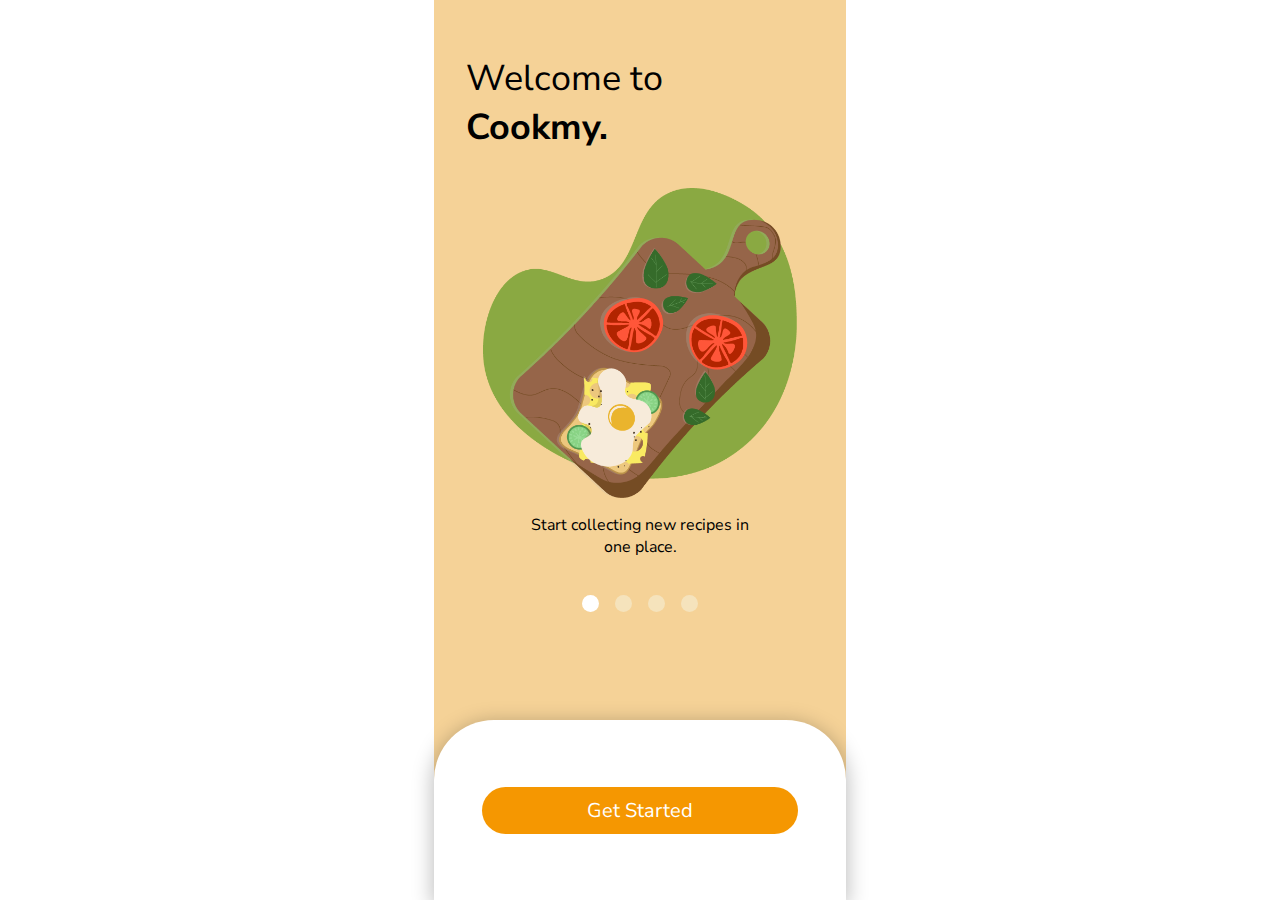
<file: index.html>
<!DOCTYPE html>
<html lang="pl">

<head>
	<meta charset="UTF-8">
	<meta name="viewport" content="width=device-width, initial-scale=1.0">
	<meta http-equiv="X-UA-Compatible" content="ie=edge">
	<title>First page</title>
	<link rel="stylesheet" href="public/css/style.css">
    <link rel="preconnect" href="https://fonts.googleapis.com">
    <link rel="preconnect" href="https://fonts.gstatic.com" crossorigin>
    <link href="https://fonts.googleapis.com/css2?family=Nunito+Sans&display=swap" rel="stylesheet">
	<script type="text/javascript" src="public/js/script.js" defer></script>
</head>

<body>
	<div id="wrapper">
		<div class="top">
			<header>Welcome to <p>Cookmy.</p></header>
			<div class="sheets">
				<div class="sheet active" id="sheet_0">
					<img src="public/img/deska.png" alt="image-1"/>
					<p>Start collecting new recipes in one place.</p>
				</div>
				<div class="sheet" id="sheet_1">
					<img src="public/img/deska.png" alt="image-2"/>
					<p>Find new ones and share with your friends.</p>
				</div>
				<div class="sheet" id="sheet_2">
					<img src="public/img/deska.png" alt="image-3"/>
					<p>All recipes always with you, in your hand.</p>
				</div>
				<div class="sheet" id="sheet_3">
					<img src="public/img/deska.png" alt="image-4"/>
					<p>Discover the cuisines of the world.</p>
				</div>
			</div>
			
			<nav id="dots">
				<a class="dot active" id="dot_0"></a>
				<a class="dot" id="dot_1"></a>
				<a class="dot" id="dot_2"></a>
				<a class="dot" id="dot_3"></a>
			</nav>
		</div>
		<div class="bottom">
			<div>
				<a class="btn-get_started" href="public/view/register.html">Get Started</a>
			</div>
		</div>
	</div>
</body>
</html>
</file>
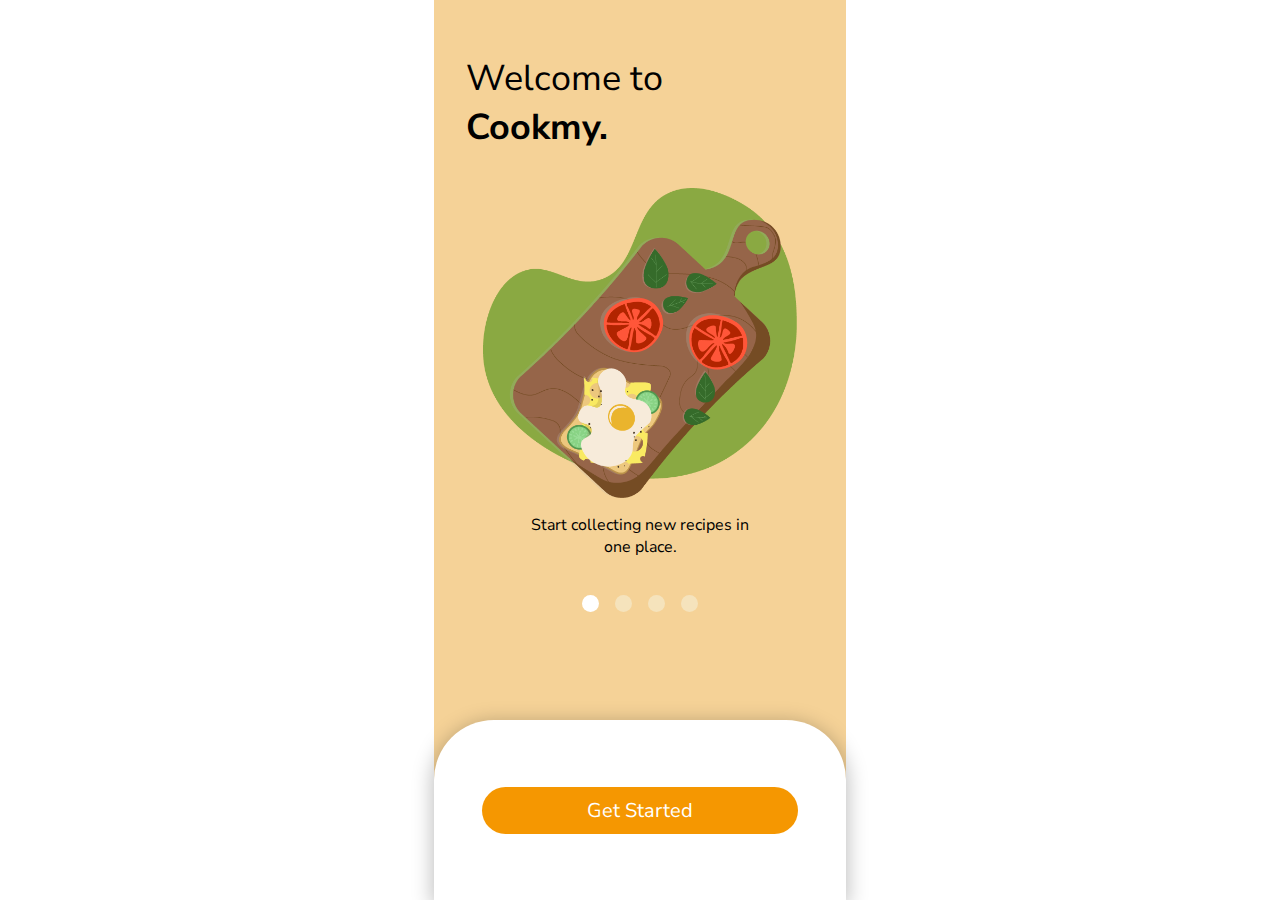
<file: public/view/index.html>
<!DOCTYPE html>
<html lang="pl">

<head>
	<meta charset="UTF-8">
	<meta name="viewport" content="width=device-width, initial-scale=1.0">
	<meta http-equiv="X-UA-Compatible" content="ie=edge">
	<title>Cookmy</title>
	<link rel="stylesheet" href="../css/style.css">
    <link rel="preconnect" href="https://fonts.googleapis.com">
    <link rel="preconnect" href="https://fonts.gstatic.com" crossorigin>
    <link href="https://fonts.googleapis.com/css2?family=Nunito+Sans&display=swap" rel="stylesheet">
	<script type="text/javascript" src="../js/script.js" defer></script>
</head>

<body>
	<div id="wrapper">
		<div class="top">
			<header>Welcome to <p>Cookmy.</p></header>
			<div class="sheets">
				<div class="sheet active" id="sheet_0">
					<img src="../img/deska.png" alt="image-1"/>
					<p>Start collecting new recipes in one place.</p>
				</div>
				<div class="sheet" id="sheet_1">
					<img src="../img/deska.png" alt="image-2"/>
					<p>Find new ones and share with your friends.</p>
				</div>
				<div class="sheet" id="sheet_2">
					<img src="../img/deska.png" alt="image-3"/>
					<p>All recipes always with you, in your hand.</p>
				</div>
				<div class="sheet" id="sheet_3">
					<img src="../img/deska.png" alt="image-4"/>
					<p>Discover the cuisines of the world.</p>
				</div>
			</div>
			
			<nav id="dots">
				<a class="dot active" id="dot_0"></a>
				<a class="dot" id="dot_1"></a>
				<a class="dot" id="dot_2"></a>
				<a class="dot" id="dot_3"></a>
			</nav>
		</div>
		<div class="bottom">
			<div>
				<a class="btn-get_started">Get Started</a>
			</div>
		</div>
	</div>
</body>
</html>
</file>
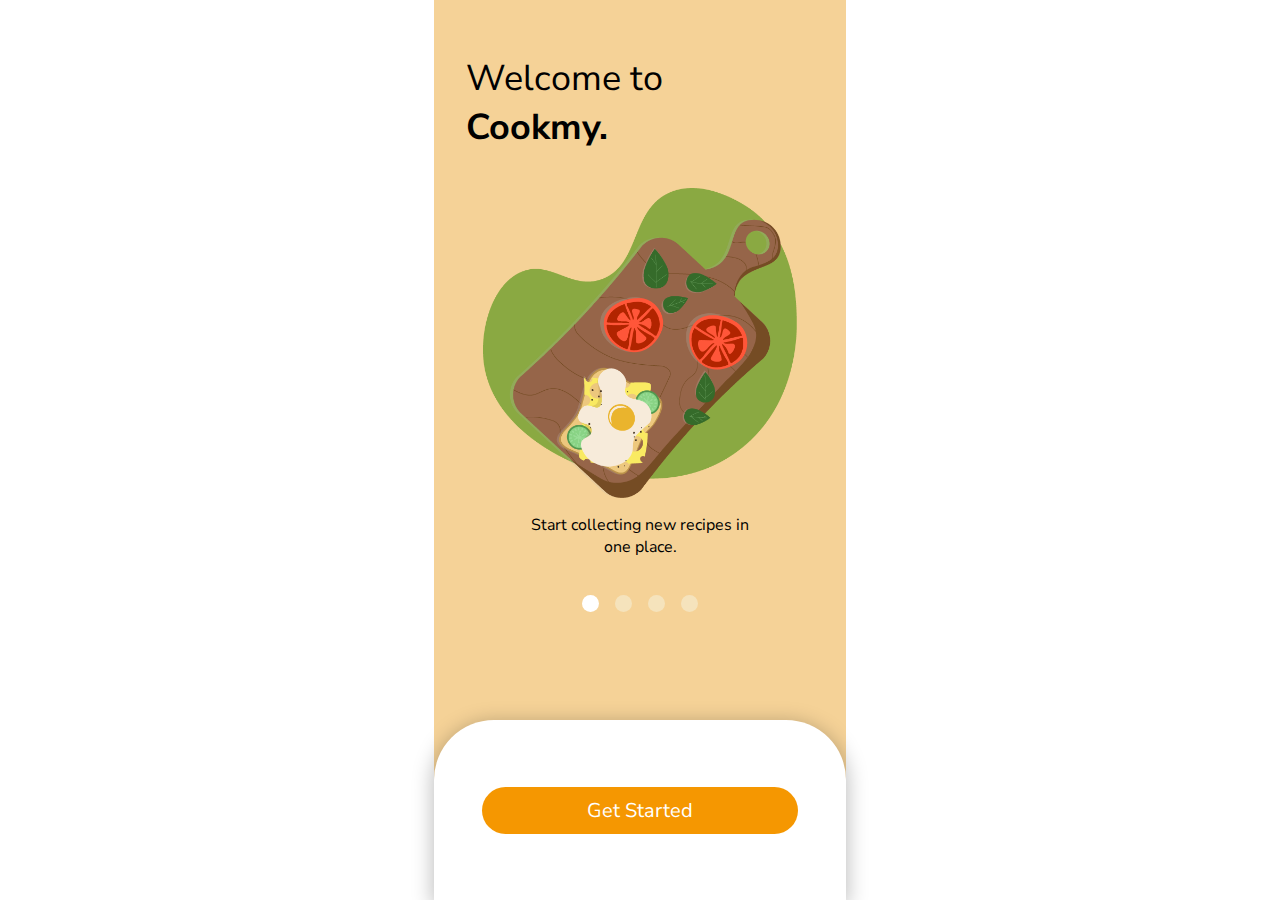
<file: public/view/first_page.html>
<!DOCTYPE html>
<html lang="pl">

<head>
	<meta charset="UTF-8">
	<meta name="viewport" content="width=device-width, initial-scale=1.0">
	<meta http-equiv="X-UA-Compatible" content="ie=edge">
	<title>First page</title>
	<link rel="stylesheet" href="../css/style.css">
    <link rel="preconnect" href="https://fonts.googleapis.com">
    <link rel="preconnect" href="https://fonts.gstatic.com" crossorigin>
    <link href="https://fonts.googleapis.com/css2?family=Nunito+Sans&display=swap" rel="stylesheet">
	<script type="text/javascript" src="../js/script.js" defer></script>
</head>

<body>
	<div id="wrapper">
		<div class="top">
			<header>Welcome to <p>Cookmy.</p></header>
			<div class="sheets">
				<div class="sheet active" id="sheet_0">
					<img src="../img/deska.png" alt="image-1"/>
					<p>Start collecting new recipes in one place.</p>
				</div>
				<div class="sheet" id="sheet_1">
					<img src="../img/deska.png" alt="image-2"/>
					<p>Find new ones and share with your friends.</p>
				</div>
				<div class="sheet" id="sheet_2">
					<img src="../img/deska.png" alt="image-3"/>
					<p>All recipes always with you, in your hand.</p>
				</div>
				<div class="sheet" id="sheet_3">
					<img src="../img/deska.png" alt="image-4"/>
					<p>Discover the cuisines of the world.</p>
				</div>
			</div>
			
			<nav id="dots">
				<a class="dot active" id="dot_0"></a>
				<a class="dot" id="dot_1"></a>
				<a class="dot" id="dot_2"></a>
				<a class="dot" id="dot_3"></a>
			</nav>
		</div>
		<div class="bottom">
			<div>
				<a class="btn-get_started" href="../view/register.html">Get Started</a>
			</div>
		</div>
	</div>
</body>
</html>
</file>
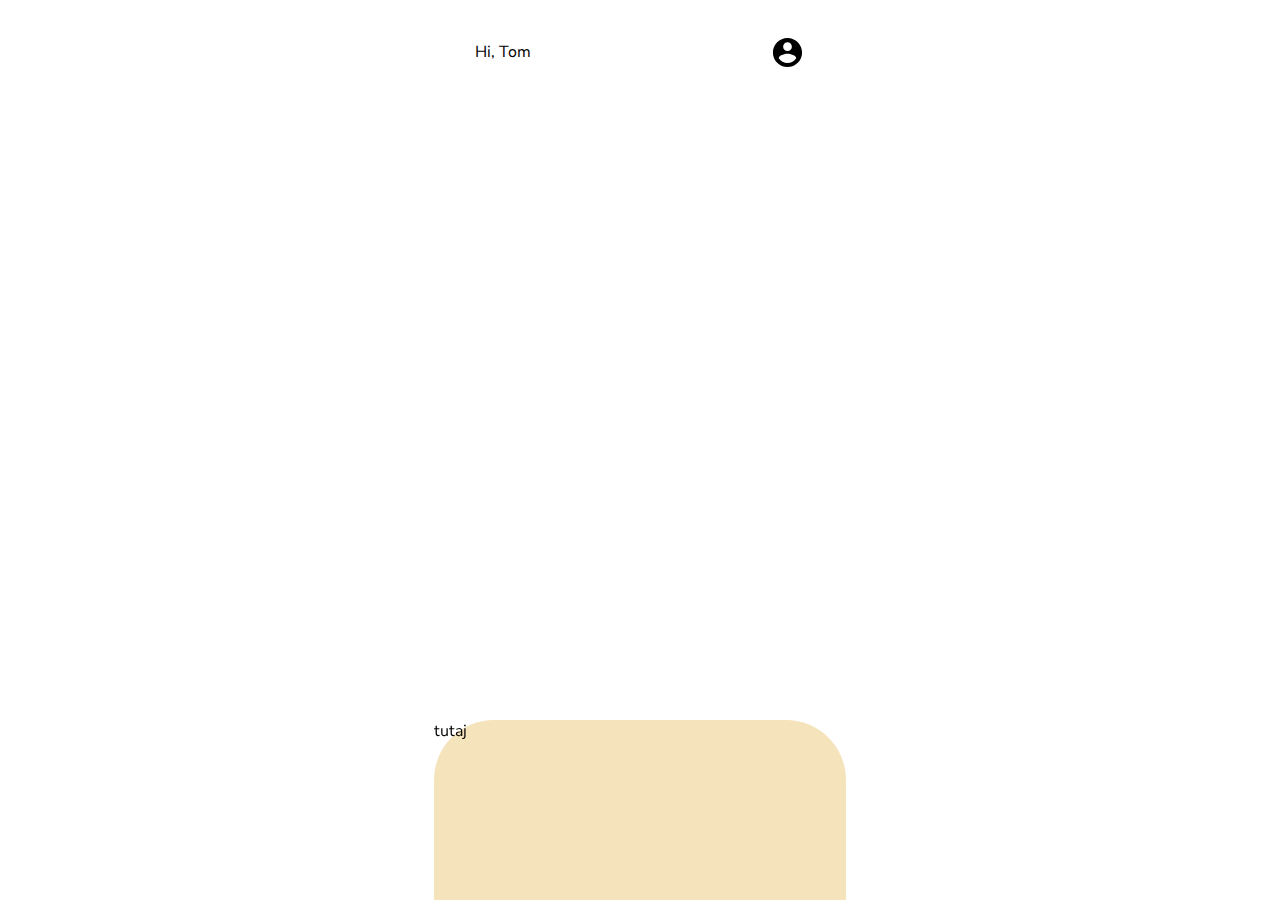
<file: public/view/home.html>
<!DOCTYPE html>
<html lang="pl">

<head>
	<meta charset="UTF-8">
	<meta name="viewport" content="width=device-width, initial-scale=1.0">
	<meta http-equiv="X-UA-Compatible" content="ie=edge">
	<title>Home</title>
	<link rel="stylesheet" href="../css/home.css">
    <link rel="preconnect" href="https://fonts.googleapis.com">
    <link rel="preconnect" href="https://fonts.gstatic.com" crossorigin>
    <link href="https://fonts.googleapis.com/css2?family=Nunito+Sans&display=swap" rel="stylesheet">
</head>

<body>
	<div id="wrapper" class="wrapper form">
		<section id="main-container">
            <div id="personal-info">
                <p>Hi, Tom</p>
                <a id="personal-icon" href="#">
                    <svg width="35" height="35" viewBox="0 0 35 35" fill="none" xmlns="http://www.w3.org/2000/svg">
                    <path d="M17.5 2.91666C9.45002 2.91666 2.91669 9.44999 2.91669 17.5C2.91669 25.55 9.45002 32.0833 17.5 32.0833C25.55 32.0833 32.0834 25.55 32.0834 17.5C32.0834 9.44999 25.55 2.91666 17.5 2.91666ZM17.5 7.29166C19.9209 7.29166 21.875 9.24582 21.875 11.6667C21.875 14.0875 19.9209 16.0417 17.5 16.0417C15.0792 16.0417 13.125 14.0875 13.125 11.6667C13.125 9.24582 15.0792 7.29166 17.5 7.29166ZM17.5 28C15.7673 28 14.0615 27.5712 12.5348 26.7519C11.0081 25.9325 9.70782 24.7481 8.75002 23.3042C8.79377 20.4021 14.5834 18.8125 17.5 18.8125C20.4021 18.8125 26.2063 20.4021 26.25 23.3042C25.2922 24.7481 23.992 25.9325 22.4652 26.7519C20.9385 27.5712 19.2327 28 17.5 28Z" fill="black"/>
                    </svg>
                </a> 
            </div>
            <main>
                
            </main>
        </section>
        <nav id="main-nav">
            tutaj
        </nav>
	</div>
</body>
</html>
</file>
<file: public/css/style.css>
:root {
    --nav-bg-color: #F5E3BC;
    --log-reg-bg-color: #F5D297;
    --buttons-main-color: #F59701;
    --dark-orange-color: #F55001;
    --input-main-color: #FFF7E5;
    --input-font-color: #757575;
    --green-dark-color: #8AA942;
    --green-light-color: #E3F0C5;
    --main-font: 'Nunito Sans', sans-serif;;
    --main-font-color: #000000;
}

* {
    box-sizing: border-box;
    margin: 0;
    padding: 0;
    font-family: var(--main-font);
}


body{
    background-color: white;
}

#wrapper {
    max-width: 412px;
    height: 100vh;
    background-color: var(--log-reg-bg-color);
    margin: 0 auto;
    
}
.top {
    padding: 0em 2em ;
    height: 80vh;
}
.top > div {
    display: flex;
}

header {
    display: block;
    padding: 1.5em 0 1em;
    font-size: 36px;
}

header p {
    font-weight: 700;
}

.sheet img {
    max-width: 90%;
}

.sheet.active {
    display: flex;
    flex-direction: column;
    align-items: center;
    gap: 1em;
}

.sheet{
    display: none;
    
}

.sheet p {
    max-width: 70%;
    text-align: center;
    font-size: 16px;
}

#dots {
    height: 10vh;
    display: flex;
    gap: 1em;
    max-width: 100%;
    align-items: center;
    justify-content: center;
    margin-bottom: 3em;
}

#dots > .dot {
    background-color: #F5E3BC;
    width: 17px;
    height: 17px;
    border-radius: 100%;
}

.bottom {
    height: 20vh;
    background-color: var(--log-reg-bg-color);
}

.bottom > div {
    background-color: white;
    height: 100%;
    padding: 3em;
    border-radius: 60px 60px 0 0;
    box-shadow: 0px 4px 20px 2px rgba(0, 0, 0, 0.25);
    display: flex;
    justify-content: center;
    align-items: center;
}

.bottom a {
    width: 100%;
    text-align: center;
    text-decoration: none;
    background-color: #F59701;
    padding: 0.5em 0;
    color: white;
    font-size: 20px;
    border-radius: 60px;
    transition: all 0.3s;
}

.bottom a:hover {
    box-shadow: 0px 4px 20px 2px rgb(0 0 0 / 25%);
    padding: 0.7em 0;
    font-size: 21px;
}

#dots > .dot.active, #dots > .dot:hover{
    background-color: white;
}

.wrapper.form {
    display: flex;
    flex-direction: column;
    justify-content: flex-end;
}

.bottom.form-bg {
    height: 90vh;
}

.bottom.form-bg > div {
    padding: 3em;
    flex-direction: column;
    justify-content: flex-start;
    align-items: center;
    gap: 1.5em
}

.bottom.form-bg h1 {
    height: 10vh;
    align-self: flex-start;
}



.bottom.form-bg form {
    height: 90vh;
    width: 100%;
    display: flex;
    flex-direction: column;
}

form .div-pass-strength {
    align-items: center;
    display: none;
    flex-direction: column;
    gap:0.5em;
    animation-duration: 0.3s;
}

#social-media {
    margin-top: 1em;
    display: flex;
    flex-direction: row;
    justify-content: center;
    align-items: flex-start;
}

form > div:first-child > div , form > div:first-child {
    display: flex;
    flex-direction: column;
    width: 100%;
    margin: 0 auto;
    gap: 0.5em;
}

form > div:first-child {
    height: 80%;
    gap:1em;
}

form > div:last-child {
    height: 20%;
    display: flex;
    justify-content: center;
    align-items: center;
    position: relative;
}

form > div div p {
    font-size: 14px;
    color: var(--input-font-color);
}

form > div input{
    width: 100%;
    background-color: var(--input-main-color);
    border: none;
    padding: 1em;
    border-radius: 60px;
    transition: all 0.3s;
}

form > div input:focus{
    box-shadow: inset 0 0 3px var(--nav-bg-color);
}

form > div input:hover {
    box-shadow: 0px 4px 15px 2px rgb(0 0 0 / 25%);
}

.div-email-info.active .info{
    display: flex;
    justify-content: center;
}

.div-email-info .info {
    display: none;
    font-size: 10px;
    text-align: center;
}

.no-valid {
    border: #E53A3A solid 1px;
    background-color: #E59E88;
    outline: none;
}

#pass-strength {
    height: 10px;
    width: 70%;
    display: flex;
    flex-direction: row;
    align-items: center;
    justify-content: space-between;
    gap: 0.5em;
}

#pass-strength span {
    width: 100%;
    height: 100%;
    background-color: lightgray;
    border-radius: 60px;
    position: relative;
}

#pass-strength span::before{
    content: '';
    position: absolute;
    top: 0;
    left: 0;
    width: 100%;
    height: 100%;
    border-radius: 60px;
}

#pass-strength span.active.weak:before{
    background-color: #cc2f2f;
}

#pass-strength span.active.medium:before{
    background-color: #fcb947;
}
#pass-strength span.active.strong:before{
    background-color: #63b011;
}

form .text {
    font-size: 10px;
    text-align: center;
}

form .text.weak{
    color: #cc2f2f;
}

form .text.medium{
    color: #fcb947;
}

form .text.strong{
    color: #63b011;
}

form .showBtn {
    position: absolute;
    display: none;
    right: 15px;
    top: 50%;
    transform: translateY(-50%);
    cursor: pointer;
}

form .field{
    position: relative;
}

#forgot-password{
    margin-top: 1em;
    text-align: right;
    font-weight: 700;
    cursor: pointer;
    transition: all 0.3s;
}

#forgot-password:hover{
    color:#000000;
}

.create-account{
    position: absolute;
    top: 80%;
}

#social-media img {
    max-width: 70px;
    cursor: pointer;
    transition: all 0.3s;
}

#social-media img:hover {
    max-width: 75px;
}

#create-new-account {
    background: none;
    color: var(--input-font-color);
    font-size: 14px;
    font-weight: 700;
}

#create-new-account:hover {
    box-shadow: none;
    color: #000000;
}
</file>
<file: public/css/home.css>
:root {
    --nav-bg-color: #F5E3BC;
    --log-reg-bg-color: #F5D297;
    --buttons-main-color: #F59701;
    --dark-orange-color: #F55001;
    --input-main-color: #FFF7E5;
    --input-font-color: #757575;
    --green-dark-color: #8AA942;
    --green-light-color: #E3F0C5;
    --main-font: 'Nunito Sans', sans-serif;;
    --main-font-color: #000000;
}

* {
    box-sizing: border-box;
    margin: 0;
    padding: 0;
    font-family: var(--main-font);
}


body{
    background-color: white;
}

#wrapper {
    max-width: 412px;
    height: 100vh;
    background-color: white;
    margin: 0 auto;
    position: relative;
}

#main-nav {
    position: fixed;
    bottom: 0;
    width: 100%;
    max-width: inherit;
    height: 20%;
    background-color: var(--nav-bg-color);
    border-radius: 60px 60px 0 0;
}

#main-container {
    overflow: scroll;
    height: 100%;
    padding-bottom: 180px;
}

#personal-info {
    height: 10%;
    width: 80%;
    margin: 1em auto;
    display: flex;
    justify-content: center;
    align-content: center;
}

#personal-info p {
    width: 70%;
    text-align: left;
    align-self: center;
}

#personal-info a {
    width: 30%;
    align-self: center;
    display: flex;
    justify-content: right;
}
</file>
